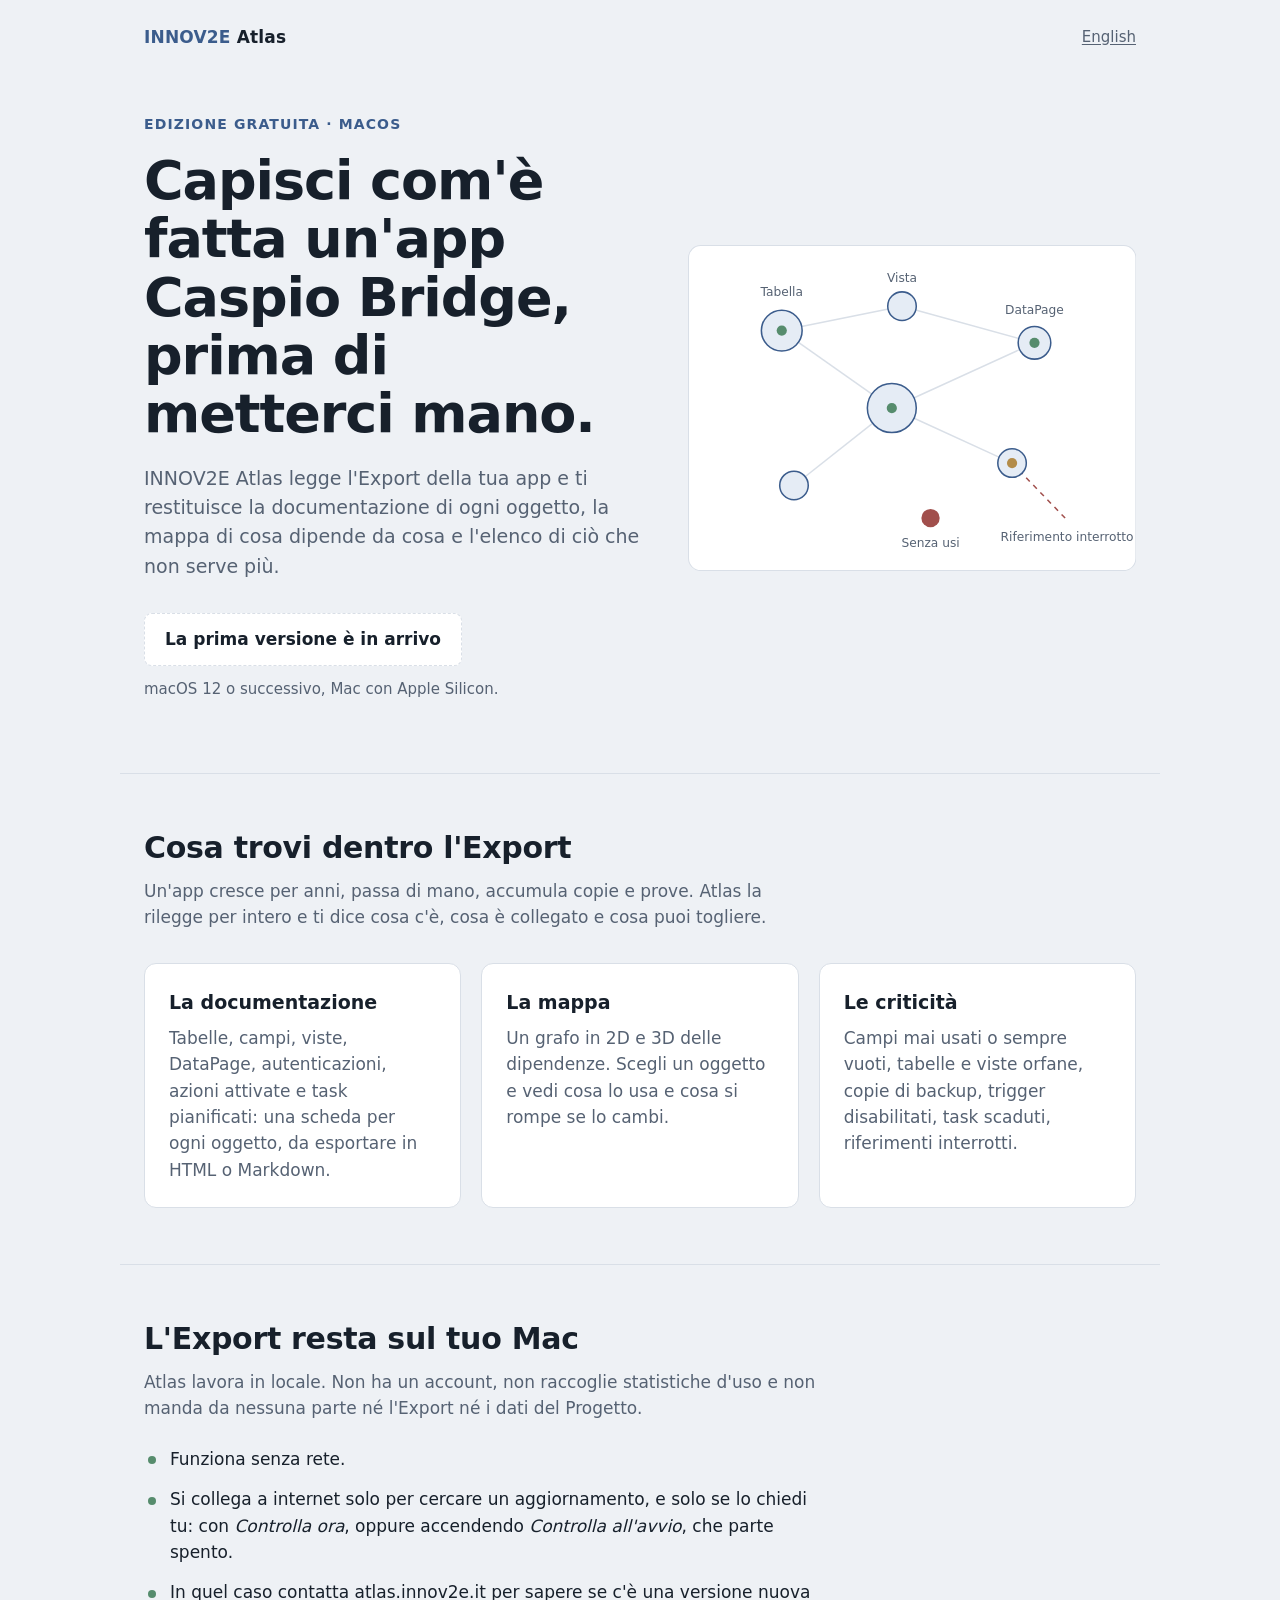
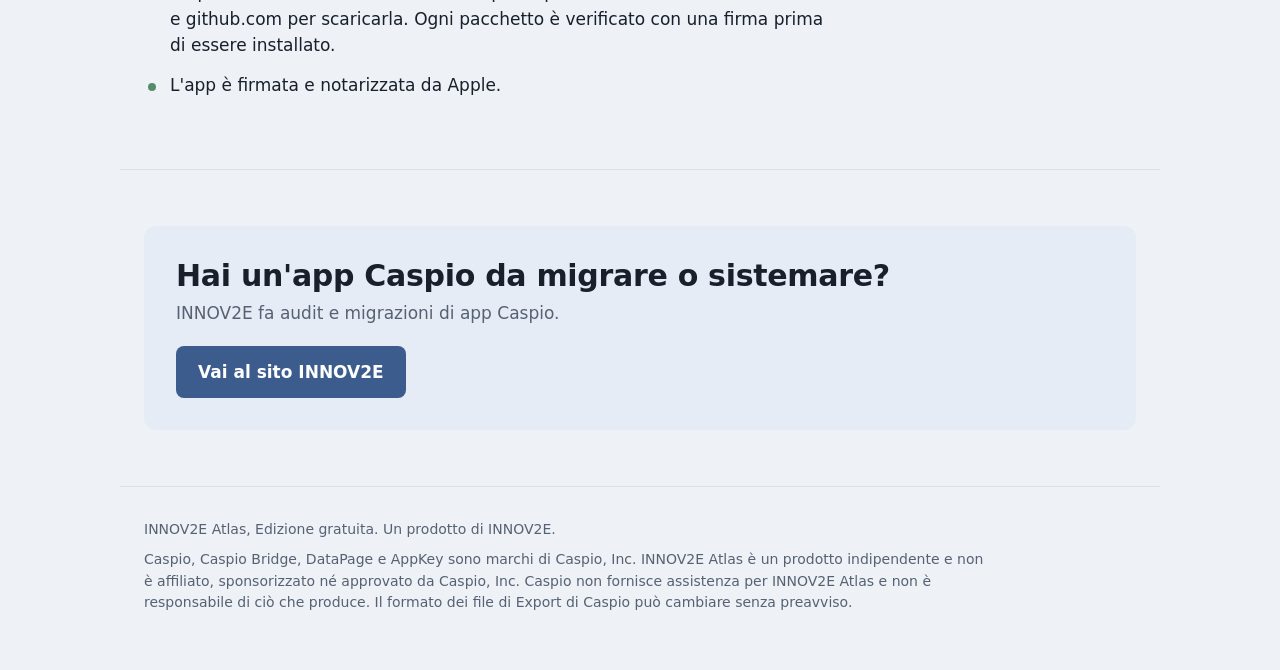
<file: index.html>
<!doctype html>
<html lang="it">
  <head>
    <meta charset="utf-8" />
    <meta name="viewport" content="width=device-width, initial-scale=1" />
    <title>INNOV2E Atlas</title>
    <meta
      name="description"
      content="INNOV2E Atlas legge l'Export di un'app Caspio Bridge e ne ricava la documentazione, la mappa delle dipendenze e l'elenco di ciò che non serve più. Tutto in locale, su Mac."
    />
    <link rel="canonical" href="https://atlas.innov2e.it/" />
    <link rel="alternate" hreflang="it" href="https://atlas.innov2e.it/" />
    <link rel="alternate" hreflang="en" href="https://atlas.innov2e.it/en/" />
    <link rel="stylesheet" href="/stile.css" />
  </head>
  <body>
    <header class="contenitore testata">
      <a class="marchio" href="/"><span>INNOV2E</span> Atlas</a>
      <a class="lingua" href="/en/" lang="en" hreflang="en">English</a>
    </header>

    <main>
      <section class="contenitore apertura">
        <div>
          <p class="etichetta">Edizione gratuita · macOS</p>
          <h1>Capisci com'è fatta un'app Caspio Bridge, prima di metterci mano.</h1>
          <p class="sommario">
            INNOV2E Atlas legge l'Export della tua app e ti restituisce la documentazione di ogni
            oggetto, la mappa di cosa dipende da cosa e l'elenco di ciò che non serve più.
          </p>

          <!-- PRIMA DEL PRIMO RILASCIO: blocco «in arrivo».
               Al primo rilascio pubblico sostituiscilo con il blocco commentato qui sotto. -->
          <div class="scarica">
            <span class="in-arrivo">La prima versione è in arrivo</span>
            <p class="requisiti">macOS 12 o successivo, Mac con Apple Silicon.</p>
          </div>
          <!--
          <div class="scarica">
            <a class="pulsante" href="https://github.com/innov2e/I2E-atlas-releases/releases/latest">Scarica per Mac</a>
            <p class="requisiti">File .dmg da GitHub. macOS 12 o successivo, Mac con Apple Silicon.</p>
          </div>
          -->
        </div>

        <svg
          class="mappa"
          viewBox="0 0 440 320"
          role="img"
          aria-label="Schema di esempio: tabelle, viste e DataPage collegate tra loro, con un oggetto senza usi e un riferimento interrotto."
        >
          <rect class="riquadro" x="0.5" y="0.5" width="439" height="319" rx="12" />
          <path class="legame" d="M92 84 L210 60" />
          <path class="legame" d="M92 84 L200 160" />
          <path class="legame" d="M210 60 L340 96" />
          <path class="legame" d="M200 160 L340 96" />
          <path class="legame" d="M200 160 L318 214" />
          <path class="legame" d="M104 236 L200 160" />
          <path class="legame-rotto" d="M318 214 L372 270" />
          <circle class="nodo" cx="92" cy="84" r="20" />
          <circle class="nodo" cx="210" cy="60" r="14" />
          <circle class="nodo" cx="200" cy="160" r="24" />
          <circle class="nodo" cx="340" cy="96" r="16" />
          <circle class="nodo" cx="318" cy="214" r="14" />
          <circle class="nodo" cx="104" cy="236" r="14" />
          <circle class="nodo-ok" cx="92" cy="84" r="5" />
          <circle class="nodo-ok" cx="200" cy="160" r="5" />
          <circle class="nodo-ok" cx="340" cy="96" r="5" />
          <circle class="nodo-attenzione" cx="318" cy="214" r="5" />
          <circle class="nodo-obsoleto" cx="238" cy="268" r="9" />
          <text x="92" y="50" text-anchor="middle">Tabella</text>
          <text x="210" y="36" text-anchor="middle">Vista</text>
          <text x="340" y="68" text-anchor="middle">DataPage</text>
          <text x="238" y="296" text-anchor="middle">Senza usi</text>
          <text x="372" y="290" text-anchor="middle">Riferimento interrotto</text>
        </svg>
      </section>

      <section class="contenitore sezione">
        <h2>Cosa trovi dentro l'Export</h2>
        <p>
          Un'app cresce per anni, passa di mano, accumula copie e prove. Atlas la rilegge per intero
          e ti dice cosa c'è, cosa è collegato e cosa puoi togliere.
        </p>
        <ul class="tre">
          <li>
            <h3>La documentazione</h3>
            <p>
              Tabelle, campi, viste, DataPage, autenticazioni, azioni attivate e task pianificati:
              una scheda per ogni oggetto, da esportare in HTML o Markdown.
            </p>
          </li>
          <li>
            <h3>La mappa</h3>
            <p>
              Un grafo in 2D e 3D delle dipendenze. Scegli un oggetto e vedi cosa lo usa e cosa si
              rompe se lo cambi.
            </p>
          </li>
          <li>
            <h3>Le criticità</h3>
            <p>
              Campi mai usati o sempre vuoti, tabelle e viste orfane, copie di backup, trigger
              disabilitati, task scaduti, riferimenti interrotti.
            </p>
          </li>
        </ul>
      </section>

      <section class="contenitore sezione">
        <h2>L'Export resta sul tuo Mac</h2>
        <p>
          Atlas lavora in locale. Non ha un account, non raccoglie statistiche d'uso e non manda da
          nessuna parte né l'Export né i dati del Progetto.
        </p>
        <ul class="elenco">
          <li>Funziona senza rete.</li>
          <li>
            Si collega a internet solo per cercare un aggiornamento, e solo se lo chiedi tu: con
            <em>Controlla ora</em>, oppure accendendo <em>Controlla all'avvio</em>, che parte spento.
          </li>
          <li>
            In quel caso contatta atlas.innov2e.it per sapere se c'è una versione nuova e github.com
            per scaricarla. Ogni pacchetto è verificato con una firma prima di essere installato.
          </li>
          <li>L'app è firmata e notarizzata da Apple.</li>
        </ul>
      </section>

      <section class="contenitore sezione">
        <div class="riquadro-innov2e">
          <div>
            <h2>Hai un'app Caspio da migrare o sistemare?</h2>
            <p>INNOV2E fa audit e migrazioni di app Caspio.</p>
          </div>
          <a class="pulsante" href="https://innov2e.it/">Vai al sito INNOV2E</a>
        </div>
      </section>
    </main>

    <footer class="contenitore pie">
      <p>INNOV2E Atlas, Edizione gratuita. Un prodotto di INNOV2E.</p>
      <p>
        Caspio, Caspio Bridge, DataPage e AppKey sono marchi di Caspio, Inc. INNOV2E Atlas è un
        prodotto indipendente e non è affiliato, sponsorizzato né approvato da Caspio, Inc. Caspio
        non fornisce assistenza per INNOV2E Atlas e non è responsabile di ciò che produce. Il
        formato dei file di Export di Caspio può cambiare senza preavviso.
      </p>
    </footer>
  </body>
</html>
</file>
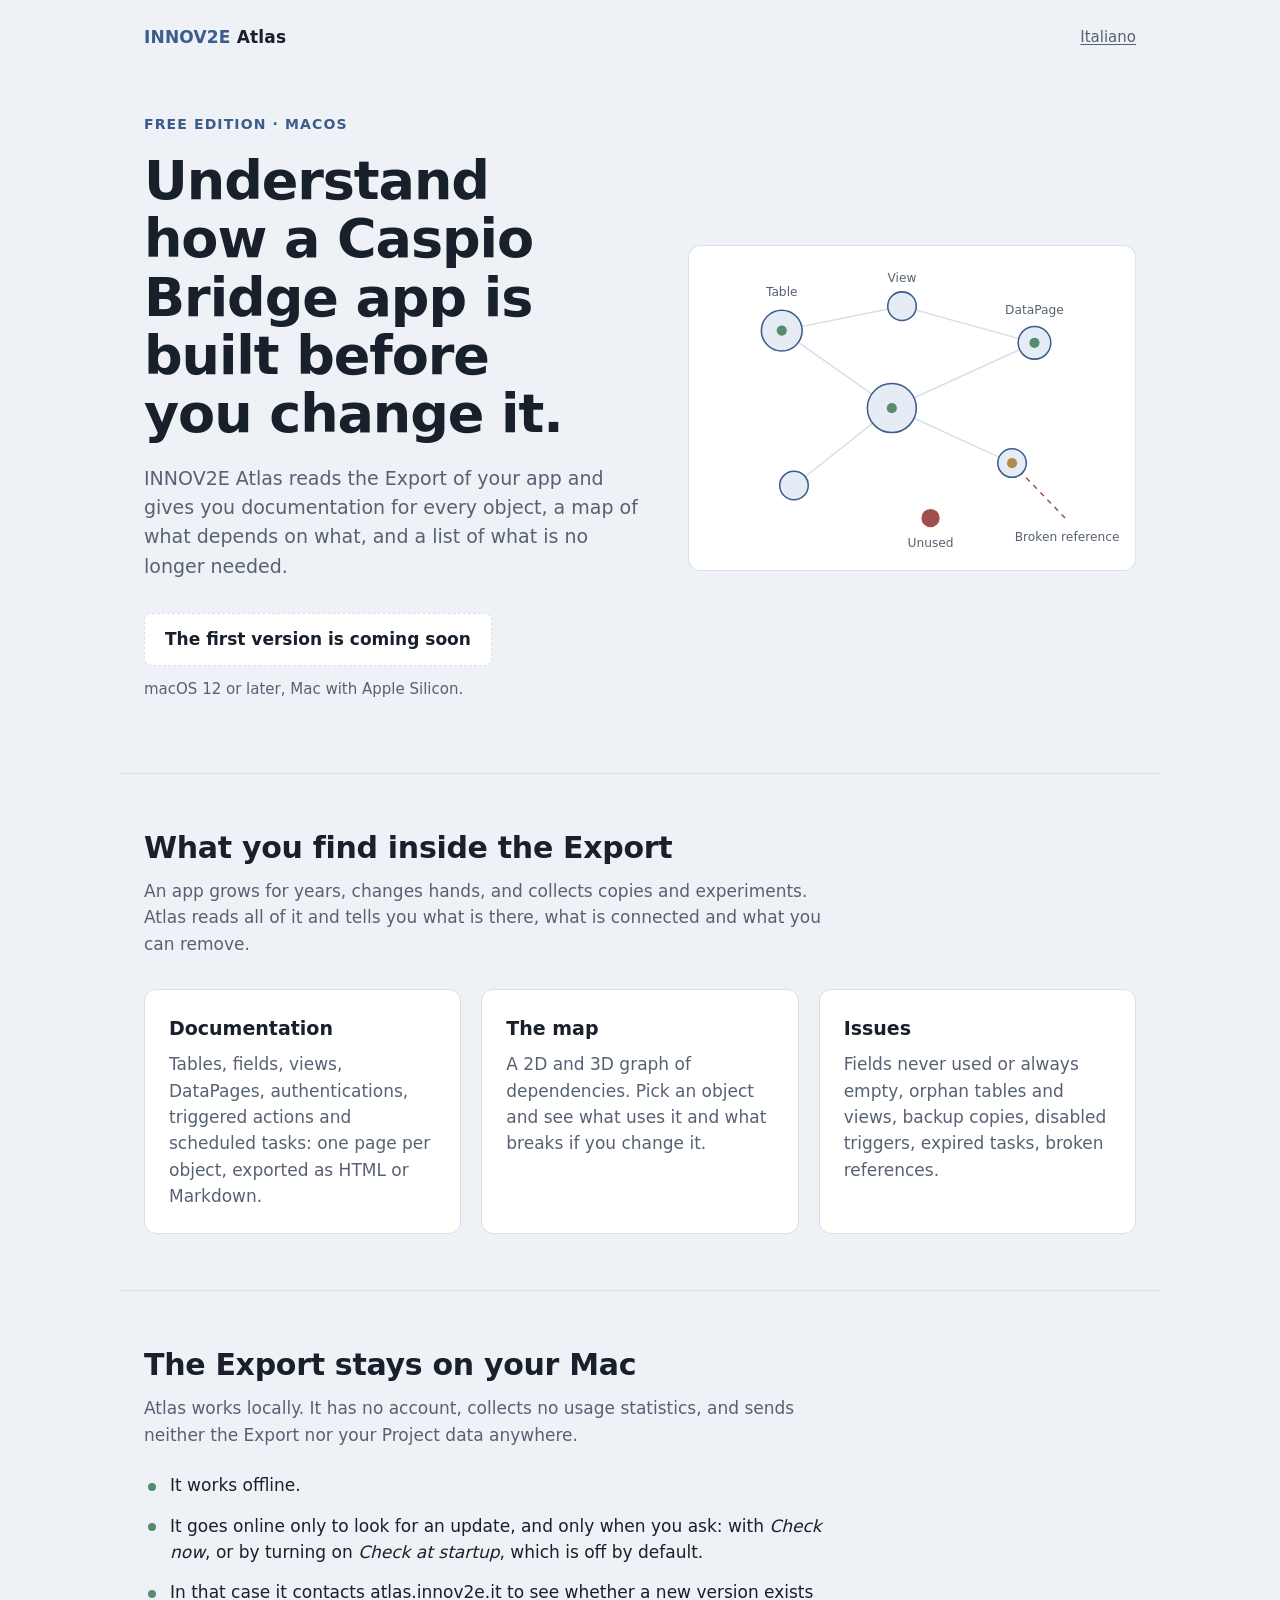
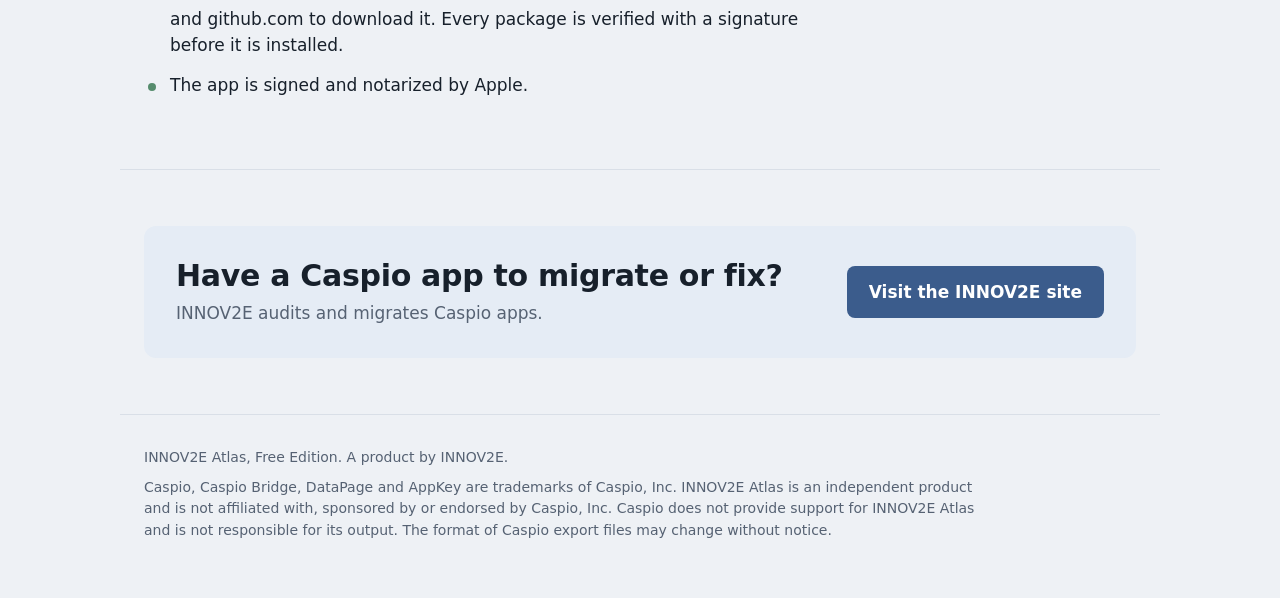
<file: en/index.html>
<!doctype html>
<html lang="en">
  <head>
    <meta charset="utf-8" />
    <meta name="viewport" content="width=device-width, initial-scale=1" />
    <title>INNOV2E Atlas</title>
    <meta
      name="description"
      content="INNOV2E Atlas reads the Export of a Caspio Bridge app and gives you its documentation, its dependency map and a list of what is no longer needed. All on your Mac."
    />
    <link rel="canonical" href="https://atlas.innov2e.it/en/" />
    <link rel="alternate" hreflang="it" href="https://atlas.innov2e.it/" />
    <link rel="alternate" hreflang="en" href="https://atlas.innov2e.it/en/" />
    <link rel="stylesheet" href="/stile.css" />
  </head>
  <body>
    <header class="contenitore testata">
      <a class="marchio" href="/en/"><span>INNOV2E</span> Atlas</a>
      <a class="lingua" href="/" lang="it" hreflang="it">Italiano</a>
    </header>

    <main>
      <section class="contenitore apertura">
        <div>
          <p class="etichetta">Free Edition · macOS</p>
          <h1>Understand how a Caspio Bridge app is built before you change it.</h1>
          <p class="sommario">
            INNOV2E Atlas reads the Export of your app and gives you documentation for every object,
            a map of what depends on what, and a list of what is no longer needed.
          </p>

          <!-- BEFORE THE FIRST RELEASE: «coming soon» block.
               At the first public release replace it with the commented block below. -->
          <div class="scarica">
            <span class="in-arrivo">The first version is coming soon</span>
            <p class="requisiti">macOS 12 or later, Mac with Apple Silicon.</p>
          </div>
          <!--
          <div class="scarica">
            <a class="pulsante" href="https://github.com/innov2e/I2E-atlas-releases/releases/latest">Download for Mac</a>
            <p class="requisiti">.dmg file from GitHub. macOS 12 or later, Mac with Apple Silicon.</p>
          </div>
          -->
        </div>

        <svg
          class="mappa"
          viewBox="0 0 440 320"
          role="img"
          aria-label="Sample diagram: tables, views and DataPages linked together, with one unused object and one broken reference."
        >
          <rect class="riquadro" x="0.5" y="0.5" width="439" height="319" rx="12" />
          <path class="legame" d="M92 84 L210 60" />
          <path class="legame" d="M92 84 L200 160" />
          <path class="legame" d="M210 60 L340 96" />
          <path class="legame" d="M200 160 L340 96" />
          <path class="legame" d="M200 160 L318 214" />
          <path class="legame" d="M104 236 L200 160" />
          <path class="legame-rotto" d="M318 214 L372 270" />
          <circle class="nodo" cx="92" cy="84" r="20" />
          <circle class="nodo" cx="210" cy="60" r="14" />
          <circle class="nodo" cx="200" cy="160" r="24" />
          <circle class="nodo" cx="340" cy="96" r="16" />
          <circle class="nodo" cx="318" cy="214" r="14" />
          <circle class="nodo" cx="104" cy="236" r="14" />
          <circle class="nodo-ok" cx="92" cy="84" r="5" />
          <circle class="nodo-ok" cx="200" cy="160" r="5" />
          <circle class="nodo-ok" cx="340" cy="96" r="5" />
          <circle class="nodo-attenzione" cx="318" cy="214" r="5" />
          <circle class="nodo-obsoleto" cx="238" cy="268" r="9" />
          <text x="92" y="50" text-anchor="middle">Table</text>
          <text x="210" y="36" text-anchor="middle">View</text>
          <text x="340" y="68" text-anchor="middle">DataPage</text>
          <text x="238" y="296" text-anchor="middle">Unused</text>
          <text x="372" y="290" text-anchor="middle">Broken reference</text>
        </svg>
      </section>

      <section class="contenitore sezione">
        <h2>What you find inside the Export</h2>
        <p>
          An app grows for years, changes hands, and collects copies and experiments. Atlas reads
          all of it and tells you what is there, what is connected and what you can remove.
        </p>
        <ul class="tre">
          <li>
            <h3>Documentation</h3>
            <p>
              Tables, fields, views, DataPages, authentications, triggered actions and scheduled
              tasks: one page per object, exported as HTML or Markdown.
            </p>
          </li>
          <li>
            <h3>The map</h3>
            <p>
              A 2D and 3D graph of dependencies. Pick an object and see what uses it and what breaks
              if you change it.
            </p>
          </li>
          <li>
            <h3>Issues</h3>
            <p>
              Fields never used or always empty, orphan tables and views, backup copies, disabled
              triggers, expired tasks, broken references.
            </p>
          </li>
        </ul>
      </section>

      <section class="contenitore sezione">
        <h2>The Export stays on your Mac</h2>
        <p>
          Atlas works locally. It has no account, collects no usage statistics, and sends neither
          the Export nor your Project data anywhere.
        </p>
        <ul class="elenco">
          <li>It works offline.</li>
          <li>
            It goes online only to look for an update, and only when you ask: with
            <em>Check now</em>, or by turning on <em>Check at startup</em>, which is off by default.
          </li>
          <li>
            In that case it contacts atlas.innov2e.it to see whether a new version exists and
            github.com to download it. Every package is verified with a signature before it is
            installed.
          </li>
          <li>The app is signed and notarized by Apple.</li>
        </ul>
      </section>

      <section class="contenitore sezione">
        <div class="riquadro-innov2e">
          <div>
            <h2>Have a Caspio app to migrate or fix?</h2>
            <p>INNOV2E audits and migrates Caspio apps.</p>
          </div>
          <a class="pulsante" href="https://innov2e.it/">Visit the INNOV2E site</a>
        </div>
      </section>
    </main>

    <footer class="contenitore pie">
      <p>INNOV2E Atlas, Free Edition. A product by INNOV2E.</p>
      <p>
        Caspio, Caspio Bridge, DataPage and AppKey are trademarks of Caspio, Inc. INNOV2E Atlas is an
        independent product and is not affiliated with, sponsored by or endorsed by Caspio, Inc.
        Caspio does not provide support for INNOV2E Atlas and is not responsible for its output.
        The format of Caspio export files may change without notice.
      </p>
    </footer>
  </body>
</html>
</file>
<file: stile.css>
/* Stile del sito di INNOV2E Atlas. Colori del tema «blu ardesia» dell'app.
   Nessuna risorsa esterna: né font, né script, né immagini da altri domini. */

:root {
  --sfondo: #eef1f5;
  --superficie: #ffffff;
  --bordo: #d9dfe7;
  --testo: #17202b;
  --testo-secondario: #566273;
  --accento: #3b5c8c;
  --accento-tenue: #e5ecf5;
  --su-accento: #ffffff;
  --fuoco: #5b82bd;
  --ok: #568c6d;
  --attenzione: #b38c49;
  --obsoleto: #a14f4c;
  color-scheme: light dark;
}

@media (prefers-color-scheme: dark) {
  :root {
    --sfondo: #0e141b;
    --superficie: #18212c;
    --bordo: #283443;
    --testo: #e6ebf1;
    --testo-secondario: #93a0b1;
    --accento: #86a8d8;
    --accento-tenue: #1f3048;
    --su-accento: #0e141b;
    --fuoco: #9dbbe6;
    --ok: #5d9876;
    --attenzione: #c3a46d;
    --obsoleto: #ae5754;
  }
}

* {
  box-sizing: border-box;
}

html {
  -webkit-text-size-adjust: 100%;
}

body {
  margin: 0;
  background: var(--sfondo);
  color: var(--testo);
  font-family:
    -apple-system, BlinkMacSystemFont, "Segoe UI", system-ui, Roboto, "Helvetica Neue", Arial,
    sans-serif;
  font-size: 17px;
  line-height: 1.55;
}

a {
  color: var(--accento);
  text-underline-offset: 0.15em;
}

a:focus-visible,
.pulsante:focus-visible {
  outline: 3px solid var(--fuoco);
  outline-offset: 3px;
  border-radius: 4px;
}

.contenitore {
  width: 100%;
  max-width: 1040px;
  margin: 0 auto;
  padding-left: 24px;
  padding-right: 24px;
}

/* Testata */

.testata {
  display: flex;
  align-items: center;
  justify-content: space-between;
  gap: 16px;
  padding-top: 24px;
  padding-bottom: 24px;
}

.marchio {
  font-weight: 650;
  letter-spacing: 0.01em;
  color: var(--testo);
  text-decoration: none;
}

.marchio span {
  color: var(--accento);
}

.lingua {
  font-size: 15px;
  color: var(--testo-secondario);
}

/* Apertura */

.apertura {
  display: grid;
  grid-template-columns: minmax(0, 1.05fr) minmax(0, 0.95fr);
  gap: 48px;
  align-items: center;
  padding-top: 40px;
  padding-bottom: 72px;
}

.etichetta {
  margin: 0 0 16px;
  font-size: 14px;
  font-weight: 600;
  letter-spacing: 0.08em;
  text-transform: uppercase;
  color: var(--accento);
}

h1 {
  margin: 0 0 20px;
  font-size: clamp(34px, 5.2vw, 54px);
  line-height: 1.08;
  letter-spacing: -0.02em;
  font-weight: 700;
  text-wrap: balance;
}

.sommario {
  margin: 0 0 32px;
  max-width: 34em;
  font-size: 19px;
  color: var(--testo-secondario);
}

.scarica {
  display: flex;
  flex-wrap: wrap;
  align-items: center;
  gap: 12px 20px;
}

.pulsante {
  display: inline-block;
  padding: 13px 22px;
  border-radius: 8px;
  background: var(--accento);
  color: var(--su-accento);
  font-weight: 600;
  text-decoration: none;
}

.pulsante:hover {
  filter: brightness(1.08);
}

.in-arrivo {
  display: inline-block;
  padding: 12px 20px;
  border: 1px dashed var(--bordo);
  border-radius: 8px;
  background: var(--superficie);
  font-weight: 600;
}

.requisiti {
  margin: 0;
  font-size: 15px;
  color: var(--testo-secondario);
}

/* Disegno della mappa */

.mappa {
  width: 100%;
  height: auto;
  display: block;
}

.mappa .riquadro {
  fill: var(--superficie);
  stroke: var(--bordo);
}

.mappa .legame {
  stroke: var(--bordo);
  stroke-width: 1.5;
  fill: none;
}

.mappa .legame-rotto {
  stroke: var(--obsoleto);
  stroke-width: 1.5;
  stroke-dasharray: 5 5;
  fill: none;
}

.mappa .nodo {
  fill: var(--accento-tenue);
  stroke: var(--accento);
  stroke-width: 1.5;
}

.mappa .nodo-ok {
  fill: var(--ok);
}

.mappa .nodo-attenzione {
  fill: var(--attenzione);
}

.mappa .nodo-obsoleto {
  fill: var(--obsoleto);
}

.mappa text {
  fill: var(--testo-secondario);
  font-size: 12px;
  font-family: inherit;
}

/* Sezioni */

.sezione {
  padding-top: 56px;
  padding-bottom: 56px;
  border-top: 1px solid var(--bordo);
}

h2 {
  margin: 0 0 12px;
  font-size: clamp(24px, 3vw, 30px);
  line-height: 1.2;
  letter-spacing: -0.01em;
  text-wrap: balance;
}

.sezione > p {
  margin: 0 0 16px;
  max-width: 40em;
  color: var(--testo-secondario);
}

.tre {
  display: grid;
  grid-template-columns: repeat(3, minmax(0, 1fr));
  gap: 20px;
  margin: 32px 0 0;
  padding: 0;
  list-style: none;
}

.tre li {
  padding: 24px;
  border: 1px solid var(--bordo);
  border-radius: 12px;
  background: var(--superficie);
}

h3 {
  margin: 0 0 8px;
  font-size: 19px;
}

.tre p {
  margin: 0;
  color: var(--testo-secondario);
}

.elenco {
  margin: 24px 0 0;
  padding: 0;
  max-width: 40em;
  list-style: none;
}

.elenco li {
  position: relative;
  padding: 0 0 14px 26px;
}

.elenco li::before {
  content: "";
  position: absolute;
  left: 4px;
  top: 0.62em;
  width: 8px;
  height: 8px;
  border-radius: 50%;
  background: var(--ok);
}

/* Riquadro INNOV2E */

.riquadro-innov2e {
  display: flex;
  flex-wrap: wrap;
  align-items: center;
  justify-content: space-between;
  gap: 20px 32px;
  padding: 32px;
  border-radius: 12px;
  background: var(--accento-tenue);
}

.riquadro-innov2e h2 {
  margin-bottom: 6px;
}

.riquadro-innov2e p {
  margin: 0;
  color: var(--testo-secondario);
}

/* Piè di pagina */

.pie {
  padding-top: 32px;
  padding-bottom: 48px;
  border-top: 1px solid var(--bordo);
  font-size: 14px;
  color: var(--testo-secondario);
}

.pie p {
  margin: 0 0 8px;
  max-width: 60em;
}

/* Pagina non trovata */

.centrata {
  min-height: 60vh;
  display: grid;
  align-content: center;
  gap: 8px;
}

@media (max-width: 820px) {
  .apertura {
    grid-template-columns: minmax(0, 1fr);
    gap: 32px;
    padding-top: 16px;
    padding-bottom: 48px;
  }

  .tre {
    grid-template-columns: minmax(0, 1fr);
  }

  .contenitore {
    padding-left: 16px;
    padding-right: 16px;
  }

  .riquadro-innov2e {
    padding: 24px;
  }
}

@media (prefers-reduced-motion: no-preference) {
  .pulsante {
    transition: filter 120ms ease;
  }
}
</file>
